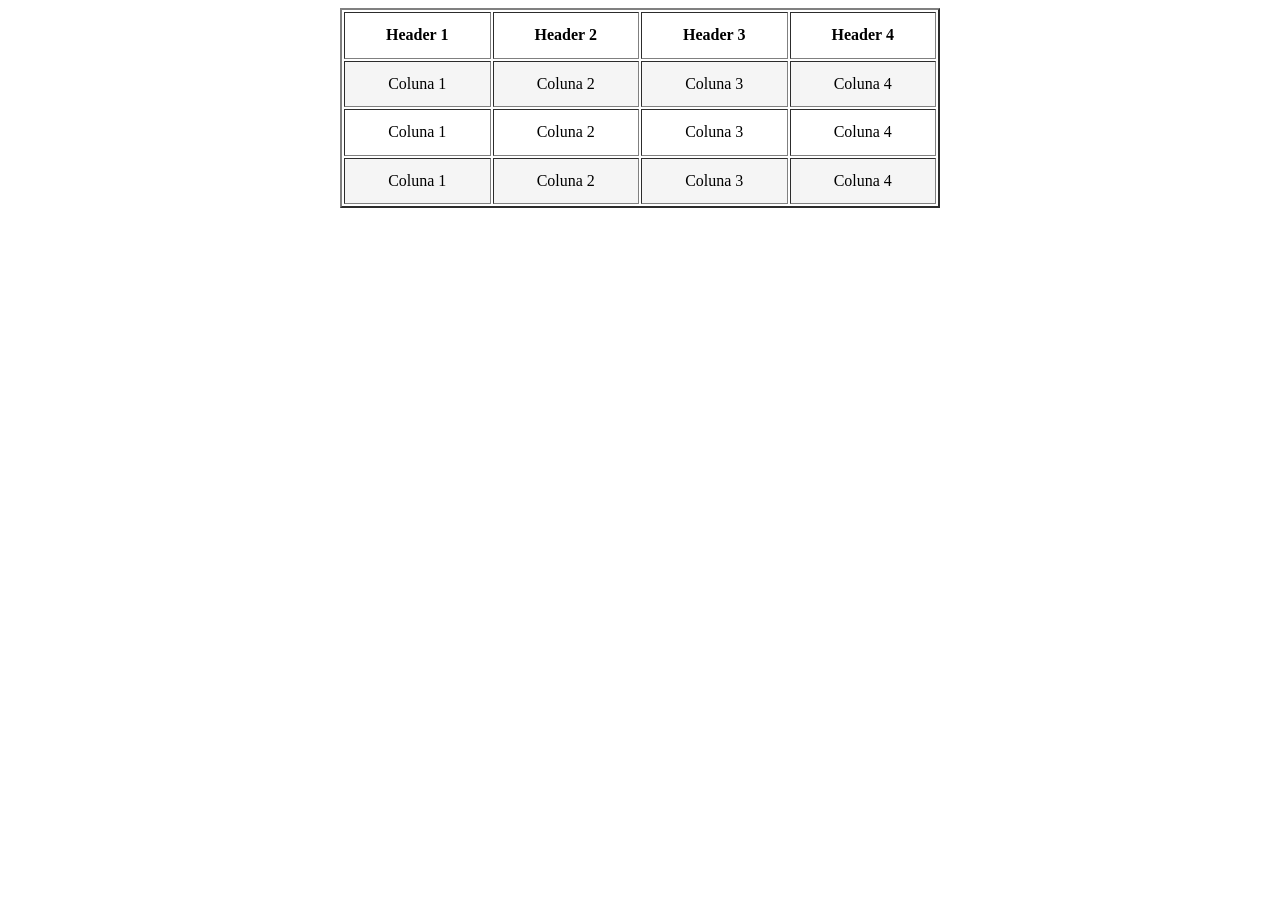
<file: exercicios/capitulo 1/ex01_tabela/index.html>
<!DOCTYPE html>
<html lang="pt">
<head>
    <meta charset="UTF-8">
    <title>Tabela</title>
</head>
<body>
    <table width="600px" height="200px" align="center" border="2px">
        <tr>
            <th>Header 1</th>
            <th>Header 2</th>
            <th>Header 3</th>
            <th>Header 4</th>
        </tr>
        <tr align="center" style="background-color: whitesmoke;">
            <td>Coluna 1</td>
            <td>Coluna 2</td>
            <td>Coluna 3</td>
            <td>Coluna 4</td>
        </tr>
        <tr align="center">
            <td>Coluna 1</td>
            <td>Coluna 2</td>
            <td>Coluna 3</td>
            <td>Coluna 4</td>
        </tr>
        <tr align="center" style="background-color: whitesmoke;">
            <td>Coluna 1</td>
            <td>Coluna 2</td>
            <td>Coluna 3</td>
            <td>Coluna 4</td>
        </tr>
    </table>
</body>
</html>
</file>
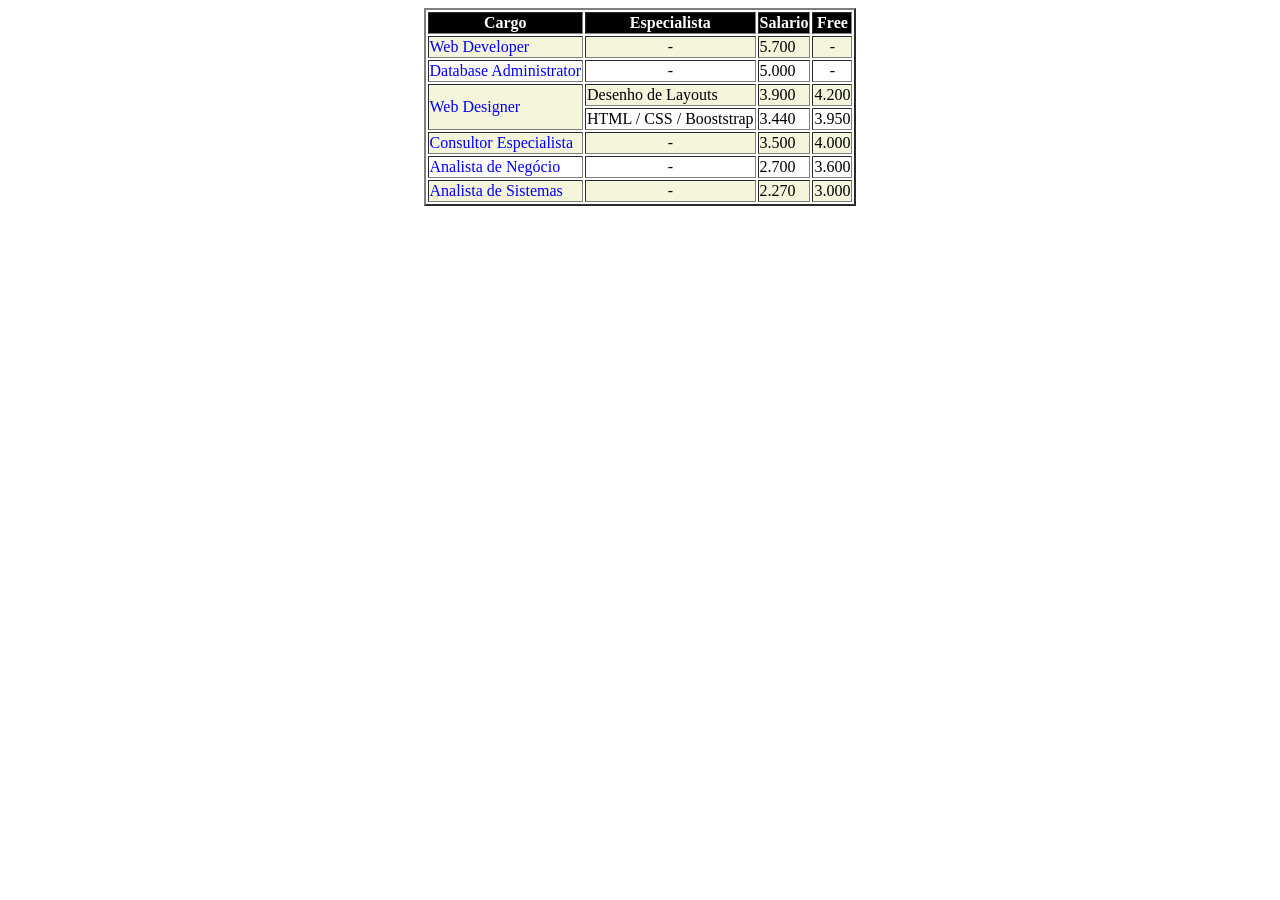
<file: exercicios/capitulo 1/ex02_tabela_cargos/index.html>
<!DOCTYPE html>
<html lang="pt">
<head>
    <meta charset="UTF-8">
    <title>Tabela de cargos</title>
</head>
<body>
    <table align="center" border="2px">
        <thead style="background-color: black; color: white;">
            <tr>
                <th>Cargo</th>
                <th>Especialista</th>
                <th>Salario</th>
                <th>Free</th>
            </tr>
        </thead>
        <tbody>
            <tr style="background-color: beige;">
                <td style="color: blue;">Web Developer</td>
                <td align="center">-</td>
                <td>5.700</td>
                <td align="center">-</td>
            </tr>
            <tr>
                <td style="color: blue;">Database Administrator</td>
                <td align="center">-</td>
                <td>5.000</td>
                <td align="center">-</td>
            </tr>
            <tr style="background-color: beige;">
                <td rowspan="2" style="color: blue;">Web Designer</td>
                <td>Desenho de Layouts</td>
                <td>3.900</td>
                <td>4.200</td>
            </tr>
            <tr>
                <td>HTML / CSS / Booststrap</td>
                <td>3.440</td>
                <td>3.950</td>
            </tr>
            <tr style="background-color: beige;">
                <td style="color: blue;">Consultor Especialista</td>
                <td align="center">-</td>
                <td>3.500</td>
                <td>4.000</td>
            </tr>
            <tr>
                <td style="color: blue;">Analista de Negócio</td>
                <td align="center">-</td>
                <td>2.700</td>
                <td>3.600</td>
            </tr>
            <tr style="background-color: beige;">
                <td style="color: blue;">Analista de Sistemas</td>
                <td align="center">-</td>
                <td>2.270</td>
                <td>3.000</td>
            </tr>
        </tbody>
    </table>
</body>
</html>
</file>
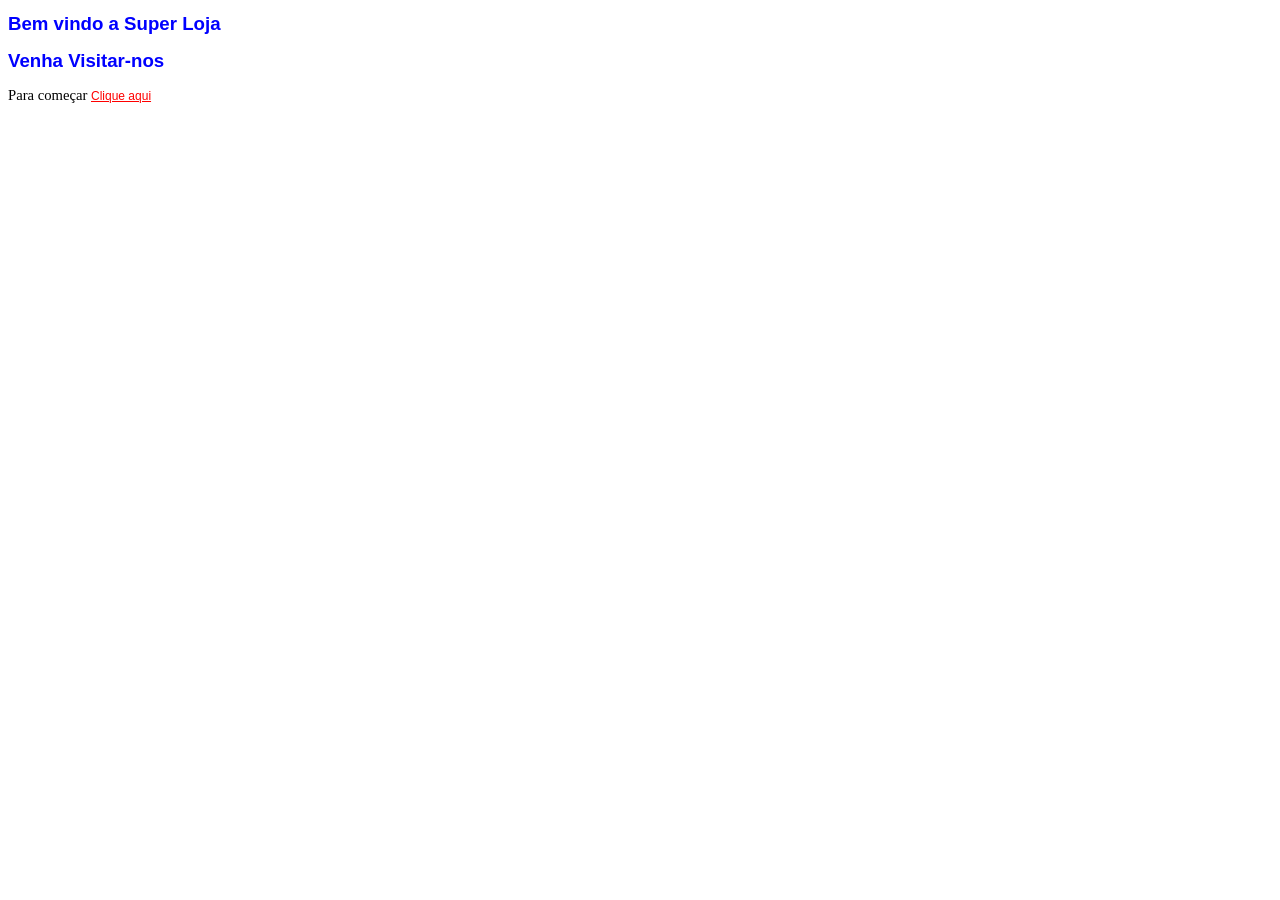
<file: exercicios/capitulo 1/ex03_external_css/index.html>
<!DOCTYPE html>
<html lang="en">
<head>
    <meta charset="UTF-8">
    <meta name="viewport" content="width=device-width, initial-scale=1.0">
    <title>External CSS</title>
    <link rel="stylesheet" type="text/css" href="content/css/styles.css">
</head>
<body>
    <h1>Bem vindo a Super Loja</h1>
    <h2>Venha Visitar-nos</h2>
    <p>Para começar <a href="">Clique aqui</a></p>
</body>
</html>
</file>
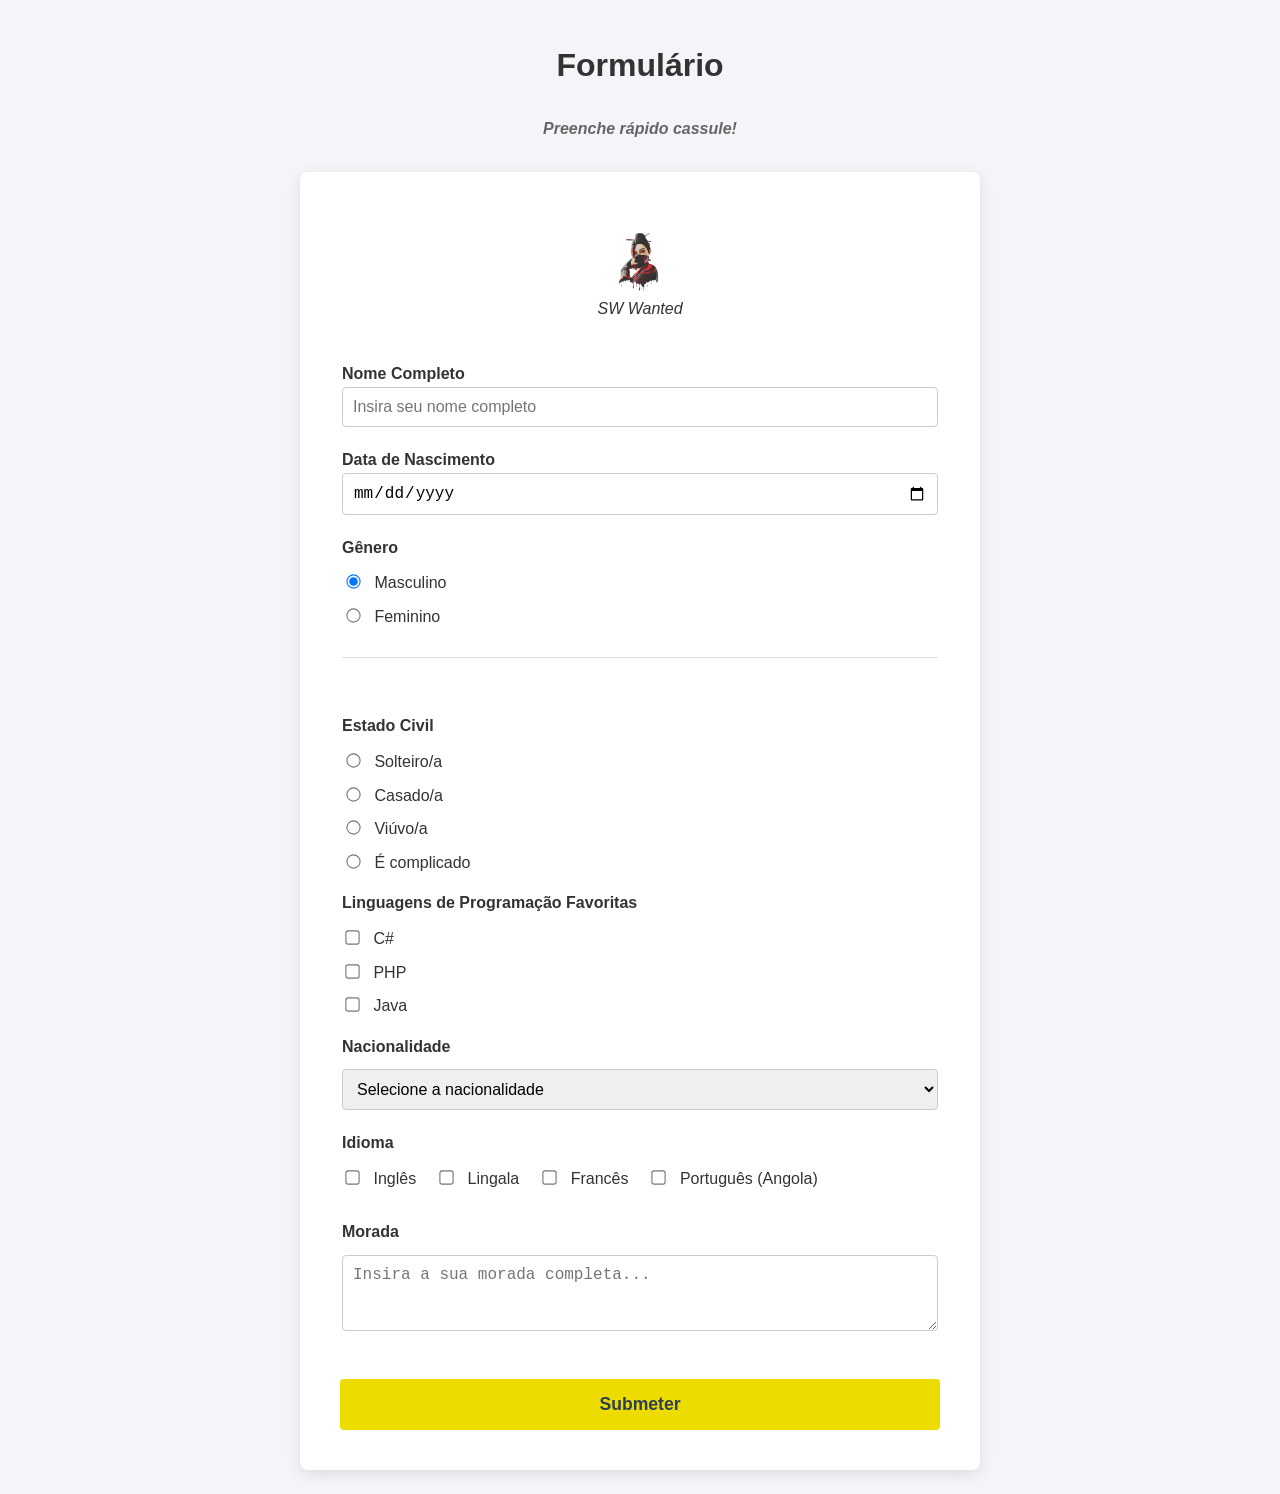
<file: exercicios/capitulo 1/ex04_formulario/index.html>
<!doctype html>
<html lang="pt">
  <head>
    <meta charset="utf-8" />
    <title>SW-Wanted</title>
    <link rel="stylesheet" href="content/css/styles.css" />
  </head>
  <body>
    <h1 id="title">Formulário</h1>
    <p id="description">Preenche rápido cassule!</p>

    <form id="sw-form" action="/" method="POST">
      <div style="text-align: center; margin: 20px 0">
        <img src="content/imgs/sw_wanted.png" alt="SW Wanted" width="64px" />
        <figcaption><em>SW Wanted</em></figcaption>
      </div>

      <fieldset>
        <div class="form-control">
          <label id="name-label" for="name">
            Nome Completo
            <input
              id="name"
              name="t_nome"
              type="text"
              placeholder="Insira seu nome completo"
              required
            />
          </label>
        </div>

        <div class="form-control">
          <label for="d_nascimento">
            Data de Nascimento
            <input type="date" name="d_nascimento" id="d_nascimento" required />
          </label>
        </div>

        <div>
          <p>Gênero</p>
          <label class="radio-label">
            <input name="rb_genero" type="radio" value="Masculino" checked />
            Masculino
          </label>
          <label class="radio-label">
            <input name="rb_genero" type="radio" value="Feminino" /> Feminino
          </label>
        </div>
      </fieldset>

      <fieldset>
        <div>
          <p>Estado Civil</p>
          <label class="radio-label">
            <input name="rbo_estado_civil" type="radio" value="Solteiro" />
            Solteiro/a
          </label>
          <label class="radio-label">
            <input name="rbo_estado_civil" type="radio" value="Casado" />
            Casado/a
          </label>
          <label class="radio-label">
            <input name="rbo_estado_civil" type="radio" value="Viuvo" /> Viúvo/a
          </label>
          <label class="radio-label">
            <input name="rbo_estado_civil" type="radio" value="complicado" /> É
            complicado
          </label>
        </div>

        <div>
          <p>Linguagens de Programação Favoritas</p>
          <label class="checkbox-label">
            <input type="checkbox" name="cbo_csharp" value="C#" /> C#
          </label>
          <label class="checkbox-label">
            <input type="checkbox" name="cbo_php" value="PHP" /> PHP
          </label>
          <label class="checkbox-label">
            <input type="checkbox" name="cbo_java" value="Java" /> Java
          </label>
        </div>

        <div class="form-control">
          <p>Nacionalidade</p>
          <select id="dropdown" name="s_nacionalidade">
            <option selected disabled value="">
              Selecione a nacionalidade
            </option>
            <option value="angola">Angolana</option>
            <option value="portugal">Português</option>
            <option value="brasil">Brasileiro</option>
            <option value="franca">Francês</option>
          </select>
        </div>

        <div class="form-control">
          <p>Idioma</p>
          <div class="row">
            <label class="checkbox-label">
              <input type="checkbox" name="cbo_idioma" value="English_US" />
              Inglês
            </label>
            <label class="checkbox-label">
              <input type="checkbox" name="cbo_idioma" value="Lingala_AO" />
              Lingala
            </label>
            <label class="checkbox-label">
              <input type="checkbox" name="cbo_idioma" value="French_FR" />
              Francês
            </label>
            <label class="checkbox-label">
              <input
                type="checkbox"
                name="cbo_idioma"
                value="Portuguese_AO"
              />
              Português (Angola)
            </label>
          </div>
        </div>

        <div>
          <p>Morada</p>
          <textarea
            id="ta_morada"
            name="ta_morada"
            rows="3"
            placeholder="Insira a sua morada completa..."
          ></textarea>
        </div>
      </fieldset>

      <input id="submit" type="submit" value="Submeter" />
    </form>
  </body>
</html>
</file>
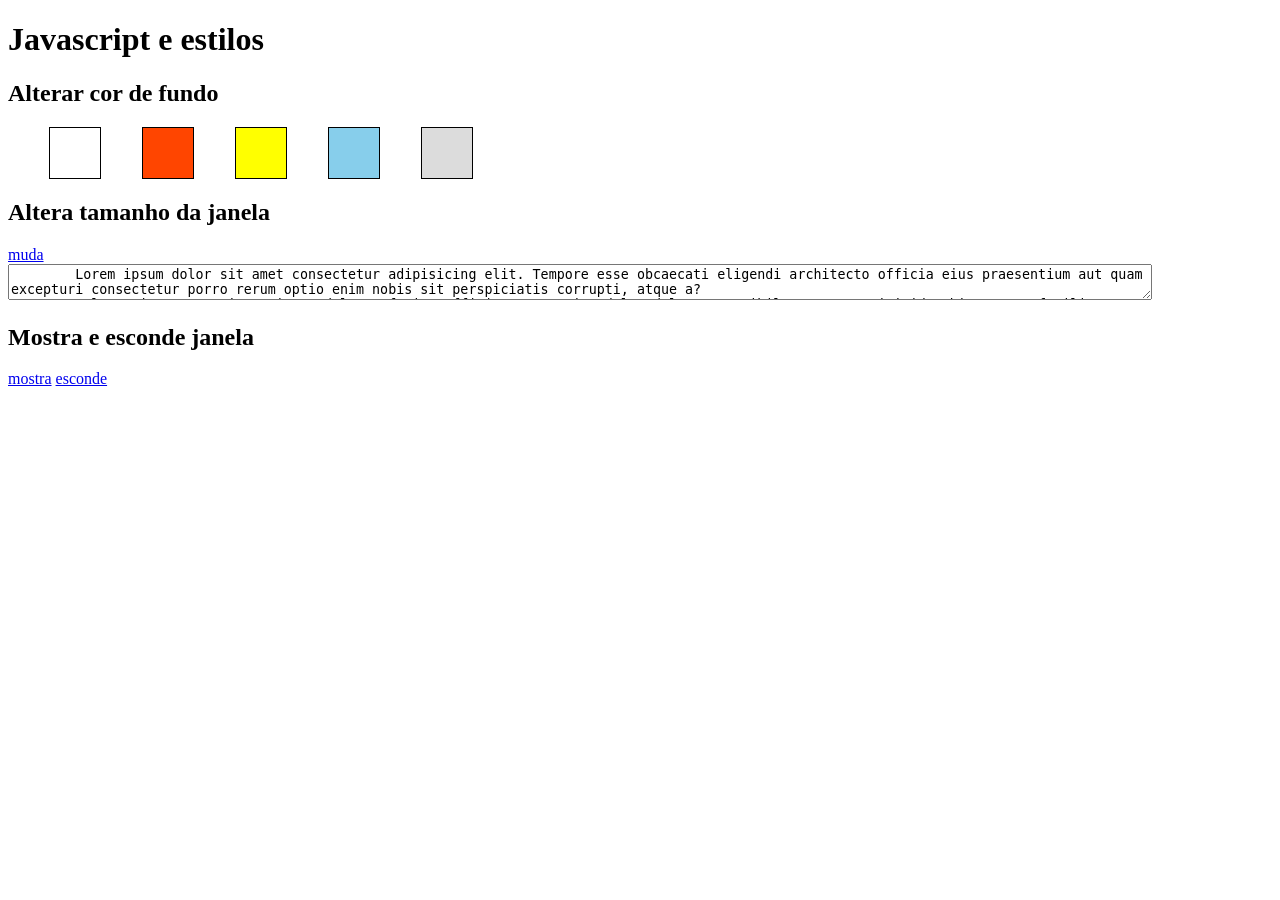
<file: exercicios/capitulo 1/ex05_javascript/index.html>
<!DOCTYPE html>
<html lang="en">

<head>
    <meta charset="UTF-8">
    <meta name="viewport" content="width=device-width, initial-scale=1.0">
    <title>Javascript e estilos</title>
    <link rel="stylesheet" href="style.css">
</head>

<body id="root">
    <h1>Javascript e estilos</h1>
    <div>
        <h2>Alterar cor de fundo</h2>
        <div class="squares">
            <div class="square white" onclick="mudarCor('white')"></div>
            <div class="square orange" onclick="mudarCor('orange')"></div>
            <div class="square yellow" onclick="mudarCor('yellow')"></div>
            <div class="square blue" onclick="mudarCor('blue')"></div>
            <div class="square gray" onclick="mudarCor('gray')"></div>
        </div>
    </div>
    <div>
        <h2>Altera tamanho da janela</h2>
        <div>
            <div>
                <a href="#" onclick="mudaTamanho()">muda</a>
            </div>
            <textarea name="" id="campo">
        Lorem ipsum dolor sit amet consectetur adipisicing elit. Tempore esse obcaecati eligendi architecto officia eius praesentium aut quam excepturi consectetur porro rerum optio enim nobis sit perspiciatis corrupti, atque a?
        Dolorem ipsa corporis pariatur dolores fugiat officia praesentium dolor doloremque nihil, tenetur animi id nobis? Harum facilis asperiores blanditiis, suscipit magni labore impedit, aliquid mollitia est provident, minima eum sequi!
        Eveniet, quisquam rerum sed culpa ab enim veritatis ducimus libero minus aliquam. Aliquam vitae corporis laboriosam magnam assumenda dolore blanditiis officia impedit, nulla quam libero consequatur? Adipisci distinctio eveniet tempore.
        Officia obcaecati dignissimos magnam dicta, similique sint rerum consequuntur veritatis quibusdam quos amet minus distinctio libero hic perspiciatis fugiat, aspernatur ullam! Illum odit soluta unde nihil nulla eligendi ratione tempore?
        Architecto ipsam assumenda, omnis temporibus soluta tempora eaque quod itaque atque possimus doloribus illum rerum fuga necessitatibus beatae minus maxime at doloremque aperiam, voluptas maiores recusandae commodi ullam? Laboriosam, iure?
    </textarea>
        </div>
    </div>
    <div>
        <h2>Mostra e esconde janela</h2>
        <div>
            <a href="#" onclick="mostrar()">mostra</a>
            <a href="#" onclick="ocultar()">esconde</a>
        </div>
    </div>

    <div id="janela" class="white hide">
        Lorem, ipsum dolor sit amet consectetur adipisicing elit. Praesentium atque veritatis qui beatae assumenda dolorem unde aut, numquam architecto cumque aperiam aliquid voluptate dolore non necessitatibus doloribus molestiae tempora iure?
        Voluptatem, quod harum natus earum inventore ea quaerat cum quos ipsum omnis, nam maxime minus numquam, libero perspiciatis obcaecati doloremque! At harum ipsum accusamus sequi aliquam recusandae fuga, earum voluptas.
        Qui incidunt, rem cumque blanditiis sit esse iste aliquid ea quod vero asperiores impedit reiciendis sint repudiandae placeat excepturi aperiam suscipit doloribus? Et laborum cumque consectetur ipsum corporis maiores dicta!
    </div>
    <script src="script.js"></script>
</body>

</html>
</file>
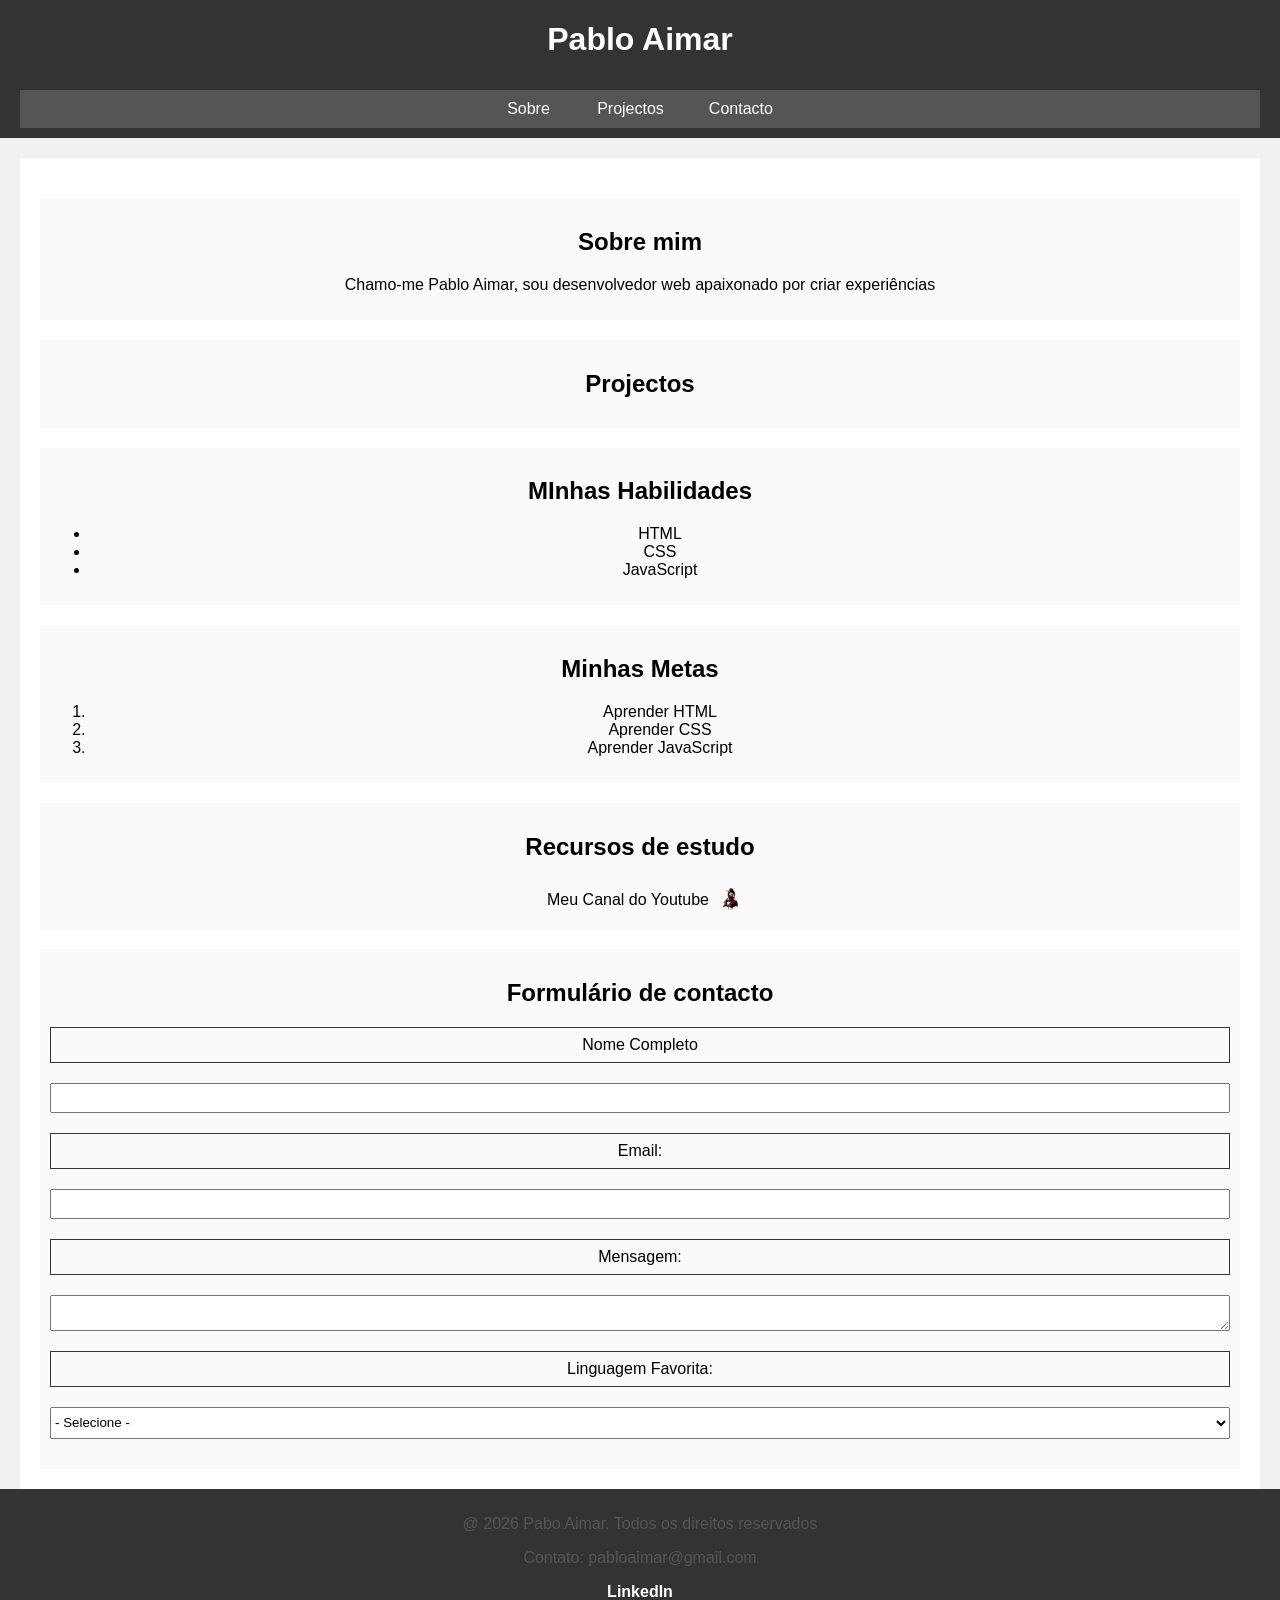
<file: exercicios/capitulo 1/ex06_portfolio/index.html>
<!DOCTYPE html>
<html lang="en">
<head>
    <meta charset="UTF-8">
    <meta name="viewport" content="width=device-width, initial-scale=1.0">
    <title>Portfolio Aimar</title>
    <link rel="stylesheet" href="styles.css">
</head>
<body>
    <header>
        <h1>Pablo Aimar</h1>
        <nav>
            <ul>
                <li><a id="nav-first" href="#">Sobre</a></li>
                <li><a href="#">Projectos</a></li>
                <li><a href="#">Contacto</a></li>
            </ul>
        </nav>
    </header>
    <main>
        <section>
            <h2>Sobre mim</h2>
            <div>
                <p>Chamo-me Pablo Aimar, sou desenvolvedor web apaixonado por criar experiências</p>
            </div>
        </section>
        <section>
            <h2>Projectos</h2>
        </section>
        <section>
            <h2>MInhas Habilidades</h2>
            <div>
                <ul>
                    <li>HTML</li>
                    <li>CSS</li>
                    <li>JavaScript</li>
                </ul>
            </div>
        </section>
        <section>
            <h2>Minhas Metas</h2>
            <div>
                <ol>
                    <li>Aprender HTML</li>
                    <li>Aprender CSS</li>
                    <li>Aprender JavaScript</li>
                </ol>
            </div>
        </section>
        <section>
            <h2>Recursos de estudo</h2>
            <div>
                <div class="control">
                    <a class="button" href="http://www.youtube.com/c/swwanted" target="_blank">Meu Canal do Youtube</a>
                    <img class="img" src="img/SW Wanted.png" alt="">
                </div>
            </div>
        </section>
        <section>
        <h2>Formulário de contacto</h2>    
        <div>
            <form action="#">
                <div class="form-control">
                    <label for="name">Nome Completo</label>
                    <input name="name" type="text">
                </div>
                <div class="form-control">
                    <label for="email">Email:</label>
                    <input name="email" type="email">
                </div>
                <div class="form-control">
                    <label for="mensagem">Mensagem:</label>
                    <textarea name="mensagem" id="mensagem" placeholder="Digite sua mensagem...">
                    </textarea>
                </div>
                <div class="form-control">
                    <label for="linguagem_favorita">Linguagem Favorita:</label>
                    <select name="linguagem_favorita" id="linguagem_favorita">
                        <option value="0">- Selecione -</option>
                        <option value="csharp">C#</option>
                        <option value="javascript">JavaScript</option>
                        <option value="java">Java</option>
                        <option value="c">C</option>
                    </select>
                </div>
            </form>
        </div>
        </section>
    </main>
    <footer>
        <div>
            <p>@ 2026 Pabo Aimar. Todos os direitos reservados</p>
            <p>Contato: pabloaimar@gmail.com</p>
            <a href="http://www.linkedin.com/emanueldossantos">LinkedIn</a>
        </div>
    </footer>
</body>
</html>
</file>
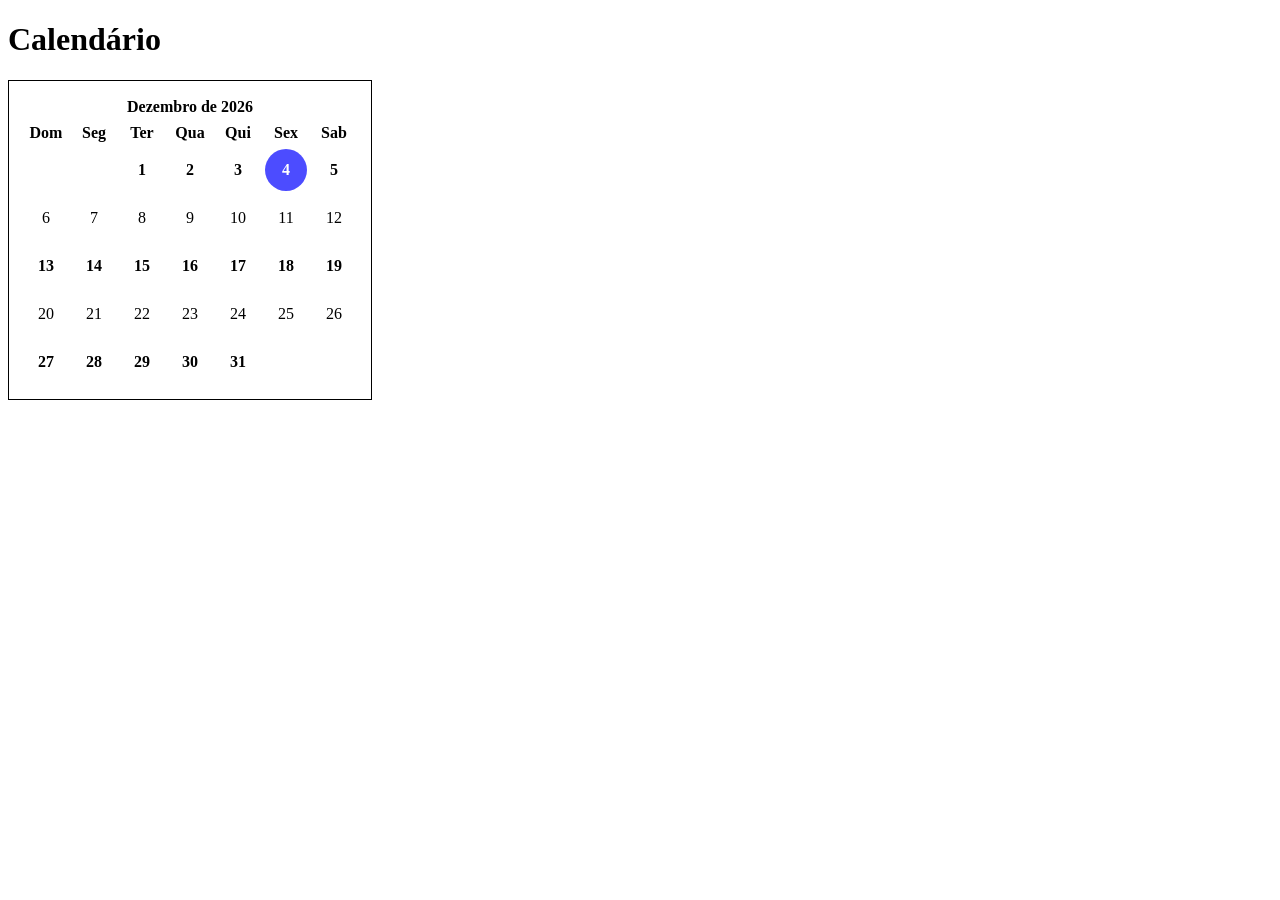
<file: exercicios/capitulo 1/ex07_calendario/index.html>
<!DOCTYPE html>
<html lang="en">
<head>
    <meta charset="UTF-8">
    <meta name="viewport" content="width=device-width, initial-scale=1.0">
    <title>Document</title>
    <link rel="stylesheet" href="styles.css">
</head>
<body>
    <h1 id="title">Calendário</h1>
    <table>
        <thead>
            <tr>
                <th id="dateMonth" colspan="7"></th>
            </tr>
            <tr>
                <th>Dom</th>
                <th>Seg</th>
                <th>Ter</th>
                <th>Qua</th>
                <th>Qui</th>
                <th>Sex</th>
                <th>Sab</th>
            </tr>
        </thead>
        <tbody id="month">
            <!-- 
                <tr class="week">
                    <td class="day"></td>
                    <td class="day today"></td>
                    <td class="day"></td>
                </tr>
            -->
        </tbody>
    </table>
    <script src="script.js"></script>
</body>
</html>
</file>
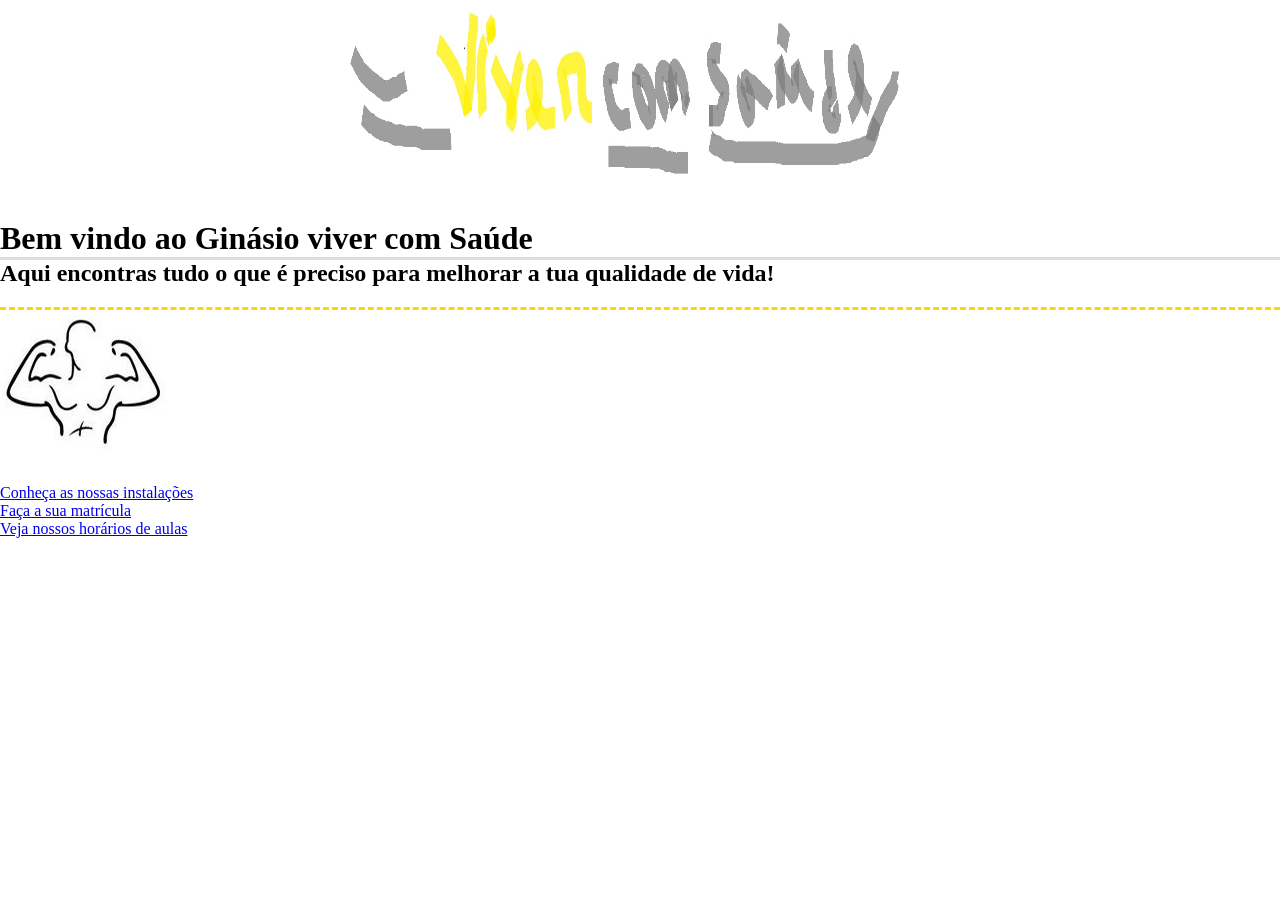
<file: provas/M3/1PP_Emanuel_Santos/html/Index.html>
<!DOCTYPE html>
<html lang="en">
<head>
    <meta charset="UTF-8">
    <meta name="viewport" content="width=device-width, initial-scale=1.0">
    <link rel="shortcut icon" href="../content/images/barbell.png" type="image/x-icon">
    <link rel="stylesheet" href="../content/css/index.css">
    <title>Home</title>
</head>
<body>
    <header>
        <img id="banner-id" class="banner img-small center" src="../content/images/banner.jpg" alt="Banner">
    </header>
    <main>
        <h1>Bem vindo ao Ginásio viver com Saúde</h1>
        <h2>Aqui encontras tudo o que é preciso para melhorar a tua qualidade de vida!</h2>
        <div>
            <img src="../content/images/strong.jpg" alt="Homem fazendo pose muscular">
        </div>
        <div>
            <ul>
                <li><a href="instalacoes.html">Conheça as nossas instalações</a></li>
                <li><a href="matricula.html">Faça a sua matrícula</a></li>
                <li><a href="aulas.html">Veja nossos horários de aulas</a></li>
            </ul>
        </div>
    </main>
</body>
</html>
</file>
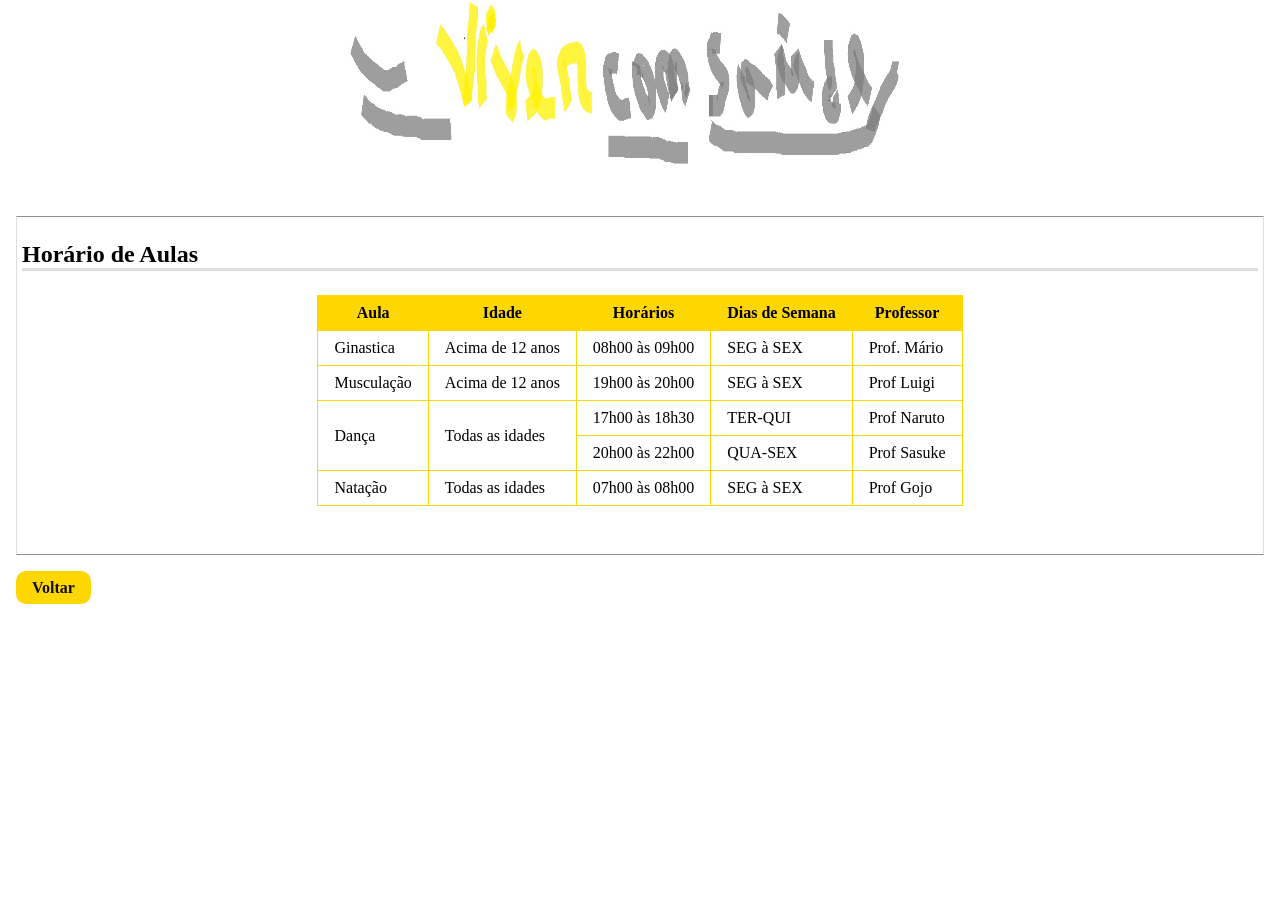
<file: provas/M3/1PP_Emanuel_Santos/html/aulas.html>
<!DOCTYPE html>
<html lang="en">

<head>
    <meta charset="UTF-8">
    <meta name="viewport" content="width=device-width, initial-scale=1.0">
    <link rel="shortcut icon" href="../content/images/barbell.png" type="image/x-icon">
    <link rel="stylesheet" href="../content/css/index.css">
    <title>Home</title>
</head>

<body>
    <header class="center">
        <img class="banner img-small center" src="../content/images/banner.jpg" alt="Banner">
    </header>
    <main>
        <section>
            <header>
                <h1>Horário de Aulas</h1>
            </header>
            <table>
                <thead>
                    <tr>
                        <th>Aula</th>
                        <th>Idade</th>
                        <th>Horários</th>
                        <th>Dias de Semana</th>
                        <th>Professor</th>
                    </tr>
                </thead>
                <tbody>
                    <tr>
                        <td>Ginastica</td>
                        <td>Acima de 12 anos</td>
                        <td>08h00 às 09h00</td>
                        <td>SEG à SEX</td>
                        <td>Prof. Mário</td>
                    </tr>
                    <tr>
                        <td>Musculação</td>
                        <td>Acima de 12 anos</td>
                        <td>19h00 às 20h00</td>
                        <td>SEG à SEX</td>
                        <td>Prof Luigi</td>
                    </tr>
                    <tr>
                        <td rowspan="2">Dança</td>
                        <td rowspan="2">Todas as idades</td>
                        <td>17h00 às 18h30</td>
                        <td>TER-QUI</td>
                        <td>Prof Naruto</td>
                    </tr>
                    <tr>
                        <td>20h00 às 22h00</td>
                        <td>QUA-SEX</td>
                        <td>Prof Sasuke</td>
                    </tr>
                    <tr>
                        <td>Natação</td>
                        <td>Todas as idades</td>
                        <td>07h00 às 08h00</td>
                        <td>SEG à SEX</td>
                        <td>Prof Gojo</td>
                    </tr>
                </tbody>
            </table>
        </section>
        <div class="action">
            <a class="btn" href="Index.html">Voltar</a>
        </div>
    </main>
</body>

</html>
</file>
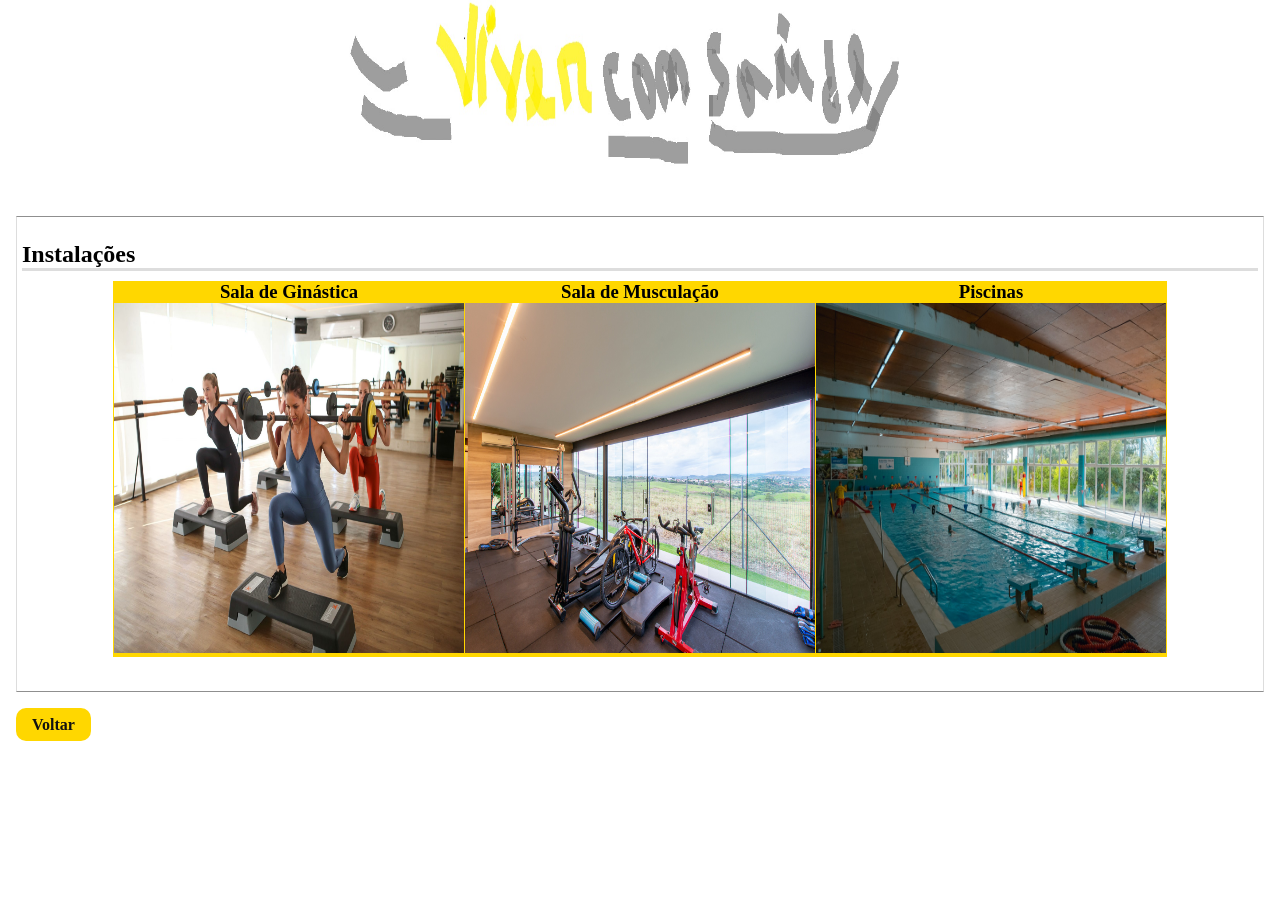
<file: provas/M3/1PP_Emanuel_Santos/html/instalacoes.html>
<!DOCTYPE html>
<html lang="en">

<head>
    <meta charset="UTF-8">
    <meta name="viewport" content="width=device-width, initial-scale=1.0">
    <link rel="shortcut icon" href="../content/images/barbell.png" type="image/x-icon">
    <link rel="stylesheet" href="../content/css/index.css">
    <title>Home</title>
</head>

<body>
    <header class="center">
        <img class="banner img-small center" src="../content/images/banner.jpg" alt="Banner">
    </header>
    <main>
        <section>
            <header>
                <h1>Instalações</h1>
            </header>
            <div class="cards">
                <article>
                    <div>
                        <h3>Sala de Ginástica</h3>
                    </div>
                    <div>
                        <img class="img-size" src="../content/images/ginastica.jpg" alt="Sala de Ginastica">
                    </div>
                </article>
                <article>
                    <div>
                        <h3>Sala de Musculação</h3>
                    </div>
                    <div>
                        <img class="img-size" src="../content/images/musculacao.jpeg" alt="Sala de Musculacao">
                    </div>
                </article>
                <article>
                    <div>
                        <h3>Piscinas</h3>
                    </div>
                    <div>
                        <img class="img-size" src="../content/images/piscina.jpg" alt="Piscinas">
                    </div>
                </article>
        </section>
        <div class="action">
            <a class="btn" href="Index.html">Voltar</a>
        </div>
    </main>
</body>

</html>
</file>
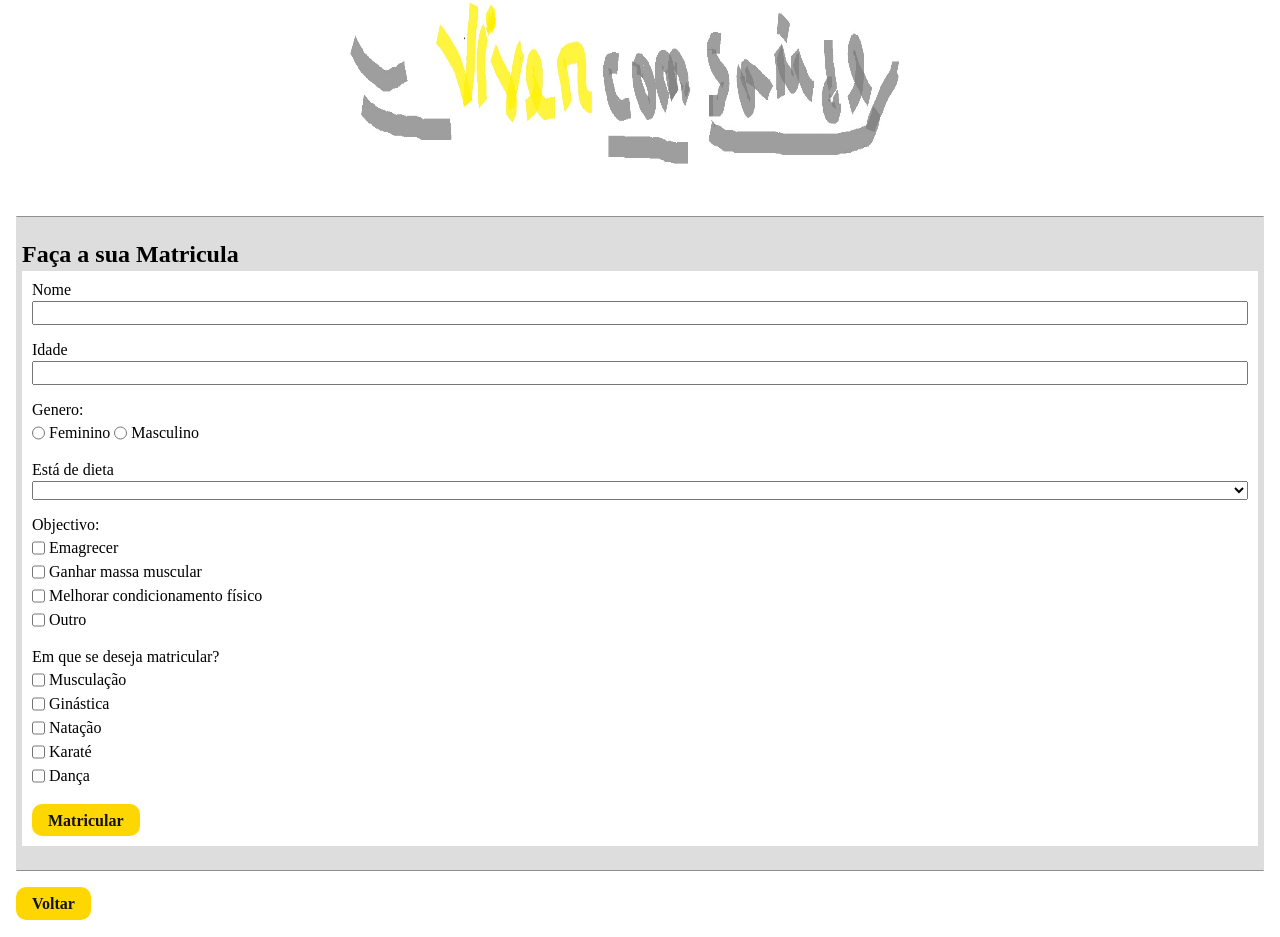
<file: provas/M3/1PP_Emanuel_Santos/html/matricula.html>
<!DOCTYPE html>
<html lang="en">

<head>
    <meta charset="UTF-8">
    <meta name="viewport" content="width=device-width, initial-scale=1.0">
    <link rel="shortcut icon" href="../content/images/barbell.png" type="image/x-icon">
    <link rel="stylesheet" href="../content/css/index.css">
    <title>Home</title>
</head>

<body>
    <header class="center">
        <img class="banner img-small center" src="../content/images/banner.jpg" alt="Banner">
    </header>
    <main>
        <section class="bg-gray">
            <header>
                <h1>Faça a sua Matricula</h1>
            </header>
            <form action="sucesso.html" method="get">
                <div class="form-control">
                    <label for="nome">Nome</label>
                    <input name="nome" type="text">
                </div>
                <div class="form-control">
                    <label for="idade">Idade</label>
                    <input name="idade" type="text">
                </div>
                <div class="form-control">
                    <label>Genero:</label>
                    <div class="row">
                        <div class="form-control-item">
                            <input type="radio" name="genero" id="feminino">
                            <label for="genero">Feminino</label>
                        </div>
                        <div class="form-control-item">
                            <input type="radio" name="genero" id="masculino">
                            <label for="genero">Masculino</label>
                        </div>
                    </div>
                </div>
                <div class="form-control">
                    <label for="dieta">Está de dieta</label>
                    <select name="dieta" id="dieta">
                        <option value=""></option>
                        <option value="sim">Sim</option>
                        <option value="nao">Não</option>
                    </select>
                </div>
                <div class="form-control">
                    <label>Objectivo:</label>
                    <div class="vertical">
                        <div class="row">
                            <div class="form-control-item">
                                <input type="checkbox" name="objectivo">
                                <label for="objetivo">Emagrecer</label>
                            </div>
                        </div>
                        <div class="row">
                            <div class="form-control-item">
                                <input type="checkbox" name="objectivo">
                                <label for="objetivo">Ganhar massa muscular</label>
                            </div>
                        </div>
                        <div class="row">
                            <div class="form-control-item">
                                <input type="checkbox" name="objectivo">
                                <label for="objetivo">Melhorar condicionamento físico</label>
                            </div>
                        </div>
                        <div class="row">
                            <div class="form-control-item">
                                <input type="checkbox" name="objectivo">
                                <label for="objetivo">Outro</label>
                            </div>
                        </div>
                    </div>
                </div>
                <div class="form-control">
                    <label>Em que se deseja matricular?</label>
                    <div class="vertical">
                        <div class="row">
                            <div class="form-control-item">
                                <input type="checkbox" name="matricular-onde">
                                <label for="matricular-onde">Musculação</label>
                            </div>
                        </div>
                        <div class="row">
                            <div class="form-control-item">
                                <input type="checkbox" name="matricular-onde">
                                <label for="matricular-onde">Ginástica</label>
                            </div>
                        </div>
                        <div class="row">
                            <div class="form-control-item">
                                <input type="checkbox" name="matricular-onde">
                                <label for="matricular-onde">Natação</label>
                            </div>
                        </div>
                        <div class="row">
                            <div class="form-control-item">
                                <input type="checkbox" name="matricular-onde">
                                <label for="matricular-onde">Karaté</label>
                            </div>
                        </div>
                        <div class="row">
                            <div class="form-control-item">
                                <input type="checkbox" name="matricular-onde">
                                <label for="matricular-onde">Dança</label>
                            </div>
                        </div>
                    </div>
                </div>
                <div>
                    <input class="btn input" type="submit" value="Matricular">
                </div>
            </form>
        </section>
        <div class="action">
            <a class="btn" href="Index.html">Voltar</a>
        </div>
    </main>
</body>

</html>
</file>
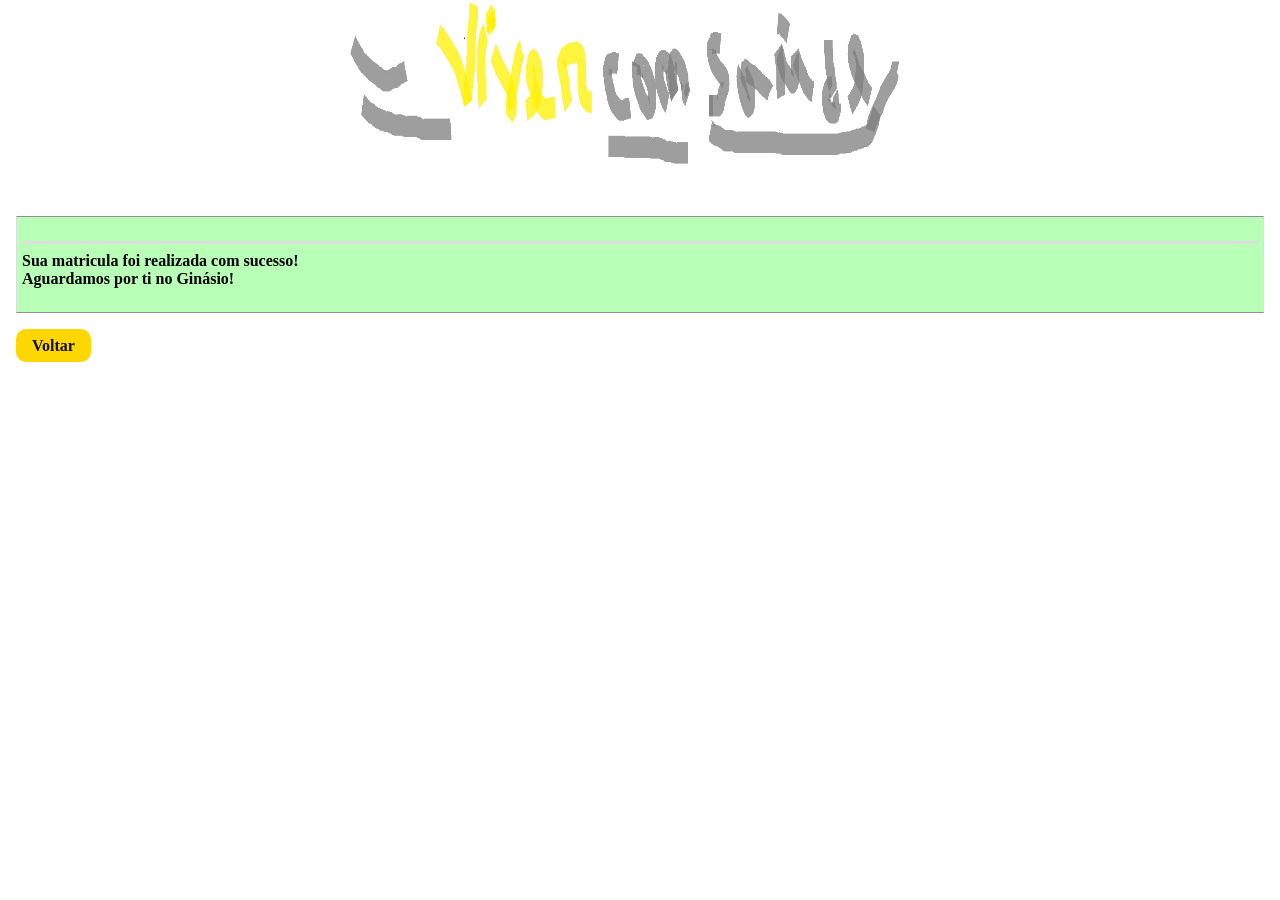
<file: provas/M3/1PP_Emanuel_Santos/html/sucesso.html>
<!DOCTYPE html>
<html lang="en">

<head>
    <meta charset="UTF-8">
    <meta name="viewport" content="width=device-width, initial-scale=1.0">
    <link rel="shortcut icon" href="../content/images/barbell.png" type="image/x-icon">
    <link rel="stylesheet" href="../content/css/index.css">
    <title>Home</title>
</head>

<body>
    <header class="center">
        <img class="banner img-small center" src="../content/images/banner.jpg" alt="Banner">
    </header>
    <main>
        <section class="section-sucesso">
            <header>
                <h1></h1>
            </header>
            <div class="section-sucesso-text">
                <p>Sua matricula foi realizada com sucesso!</p>
                <p>Aguardamos por ti no Ginásio!</p>
            </div>
        </section>
        <div class="action">
            <a class="btn" href="Index.html">Voltar</a>
        </div>
    </main>
</body>

</html>
</file>
<file: exercicios/capitulo 1/ex03_external_css/content/css/styles.css>
body {
    font-family: 'Times New Roman', Times, serif;
    font-size: 11pt;
}

h1, h2 {
    font-family: Arial, Helvetica, sans-serif;
    font-size: 14pt;
    color: blue;
}

a {
    font-family: Arial, Helvetica, sans-serif;
    font-size: 9pt;
    color: red;
}

a:hover {
    font-weight: bold;
}

a:link {
    text-decoration: underline;
}
</file>
<file: exercicios/capitulo 1/ex04_formulario/content/css/styles.css>
:root {
  --primary-color: #3b5998;
  --secondary-color: #f4f4f9;
  --text-color: #333;
  --accent-color: #2c3e50;
  --submit-color: #eddc00;
}

body {
  font-family: 'Segoe UI', Tahoma, Geneva, Verdana, sans-serif;
  background-color: var(--secondary-color);
  color: var(--text-color);
  line-height: 1.6;
  margin: 0;
  padding: 20px;
  display: flex;
  flex-direction: column;
  align-items: center;
}

#title {
  margin-top: 20px;
  margin-bottom: 10px;
  text-align: center;
}

#description {
  font-style: italic;
  margin-bottom: 30px;
  text-align: center;
  color: #666;
}

#sw-form {
  background: #fff;
  padding: 40px;
  border-radius: 8px;
  box-shadow: 0 4px 15px rgba(0, 0, 0, 0.1);
  width: 100%;
  max-width: 600px;
}

fieldset {
  border: none;
  border-bottom: 1px solid #ddd;
  padding: 20px 0;
  margin-bottom: 20px;
}

fieldset:last-of-type {
  border-bottom: none;
}

.form-control {
  margin-bottom: 20px;
}

label {
  display: block;
  font-weight: bold;
  margin-bottom: 8px;
}

input[type="text"],
input[type="date"],
select,
textarea {
  width: 100%;
  padding: 10px;
  border: 1px solid #ccc;
  border-radius: 4px;
  box-sizing: border-box;
  font-size: 1rem;
}

textarea {
  resize: vertical;
}

p {
  font-weight: bold;
  margin-bottom: 10px;
  margin-top: 15px;
}

.radio-label, 
.checkbox-label {
  display: block;
  font-weight: normal;
  margin-bottom: 8px;
  cursor: pointer;
}

input[type="radio"],
input[type="checkbox"] {
  margin-right: 10px;
  transform: scale(1.1);
}

#submit {
  display: block;
  width: 100%;
  padding: 15px;
  background-color: var(--submit-color);
  color: var(--accent-color);
  border: none;
  border-radius: 4px;
  font-size: 1.1rem;
  font-weight: bold;
  cursor: pointer;
  transition: background 0.3s ease;
}

#submit:hover {
  background-color: #fd8802;
}

form img {
  display: block;
  margin: 0 auto;
  opacity: 0.8;
}

.row {
  display: flex;
  gap: 20px;
}

@media (max-width: 480px) {
  #sw-form {
    padding: 20px;
  }
}
</file>
<file: exercicios/capitulo 1/ex05_javascript/style.css>
.squares {
    display: flex;
    flex-direction: row;
    justify-content: space-evenly;
    width: 40%;
}

.square {
    width: 50px;
    height: 50px;
    border: 1px solid black;
}

.white {
    background-color: white;
}

.yellow {
    background-color: yellow;
}

.orange {
    background-color: orangered;
}

.blue {
    background-color: skyblue;
}

.gray {
    background-color: gainsboro;
}

#campo {
    width: 90%;
}

.small {
    width: 50%;
}

#janela {
    position: absolute;
    top: 50%;
    left: 50%;
    width: 200px;
    height: 200px;
    overflow-y: scroll;
    overflow-x: hidden;
    border: 1px solid black;
    padding: 10px;
    box-shadow: 0px 0px 0px 1px;
}

.show {
    visibility: visible;
}

.hide {
    visibility: hidden;
}
</file>
<file: exercicios/capitulo 1/ex06_portfolio/styles.css>
:root {
    --background-color: #f1f1f1;
    --section-color: #fafafa;
    --header-text-color: #fff;
    --text-color: black;
    --header-color: #333;
    --footer-color: #555;
}

body {
    font-family: 'Lucida Sans', 'Lucida Sans Regular', 'Lucida Grande', 'Lucida Sans Unicode', Geneva, Verdana, sans-serif;
    color: var(--header-text-color);
    box-sizing: border-box;
    margin: 0;
    padding: 0;
    background-color: var(--background-color);
}

header {
    background-color: #333;
    display: flex;
    flex-direction: column;
    align-items: center;
    width: 100%;
}

header nav {
    width: 100%;
}

header nav ul {
    background-color: var(--footer-color);
    list-style-type: none;
    display: flex;
    justify-content: center;
    margin: 10px 20px;
    padding: 10px;
}

header nav ul li {
    margin-left: 45px;
}

#nav-first {
    margin-left: -45px ; 
}

main {
    background-color: var(--header-text-color);
    color: var(--text-color);
    margin: 20px 20px 0 20px;
    padding: 20px;
    text-align: center;
}

main section {
    background-color: var(--section-color);
    padding: 10px;
    margin-top: 20px;
    overflow: hidden;
}

a {
    text-decoration: none;
    cursor: pointer;
    color: var(--header-text-color);
}

.button {
    color: var(--text-color);
    padding: 10px;
    border-radius: 10px;
}

.control {
    display: flex;
    align-items: center;
    justify-content: center;
}

.button:hover {
    background-color: var(--footer-color);
}

.img {
    width: 24px;
}

.form-control {
    display: flex;
    flex-direction: column;
    margin-bottom: 20px;
}

.form-control label {
    border: 1px solid var(--header-color);
    padding: 8px;
    margin-bottom: 20px;
}

.form-control input{
    height: 24px;
}

.form-control select{
    height: 32px;
}

footer {
    text-align: center;
    background-color: var(--header-color);
    color: var(--footer-color);
    padding: 10px;
}

footer a {
    font-weight: bold;
}
</file>
<file: exercicios/capitulo 1/ex07_calendario/styles.css>
table {
    border: 1px solid black;
    padding: 10px;
    border-collapse: separate;
    border-spacing: 6px;
}

.day:hover {
    cursor: pointer;
}

.day {
    width: 40px;
    height: 40px;
    text-align: center;
}

.today {
    background-color: rgba(0, 0, 255, 0.7);
    border-radius: 50%;
    color: white;
    font-weight: bold;
}

.week:nth-of-type(odd) {
    font-weight: bold;
}

.selected {
    border-radius: 50%;
    outline: 2px solid rgba(0, 0, 255, 0.7);
    font-weight: bold;
}
</file>
<file: provas/M3/1PP_Emanuel_Santos/content/css/index.css>
:root {
    --yellow: #FFD700;
    --gray: #ddd;
    --green: #B8FFB8;
    --mouse-hover: #F5F5F5;
    --black: #111;
}

* {
    margin: 0;
    padding: 0;
    box-sizing: border-box;
    font-family: 'Times New Roman', Times, serif;
}

.banner {
    width: 100%;
    height: 200px;
}

#banner-id {
    margin: 10px auto;
}

.img-size {
    width: 350px;
    height: 350px;
}



.center {
    display: flex;
    align-items: center;
    justify-content: center;
}

.img-small {
    max-width: 600px;
}

h1 {
    border-bottom: 3px solid var(--gray);
}

h2 {
    border-bottom: 3px dashed var(--yellow);
    padding-bottom: 20px;
}

section {
    border: 1px solid var(--gray);
    border-top: 1px solid #8f8f8f;
    border-bottom: 1px solid #8f8f8f;
    padding: 24px 5px;
    margin: 16px;
}

.cards {
    display: flex;
    flex-wrap: wrap;
    text-align: center;
    background-color: var(--yellow);
    padding: 0 1px 0 1px;
    margin: 10px auto;
    gap: 1px;
    width: fit-content;
    height: fit-content;
}

.btn {
    padding: 8px 16px;
    background-color: var(--yellow);
    color: var(--black);
    border: 0;
    border-radius: 10px;
    font-weight: bold;
    font-size: 16px;
    height: 32px;
    cursor: pointer;
    text-decoration: none;
}

.btn:hover {
    background-color: var(--mouse-hover);
}

.action {
    margin: 24px 16px;
}

form {
    display: flex;
    flex-direction: column;
    gap: 16px;
    background-color: white;
    padding: 10px;
}

.row {
    display: flex;
    flex-direction: row;
    gap: 4px;
}

.vertical {
    display: flex;
    flex-direction: column;
}

input {
    height: 24px;
}

.bg-gray {
    background-color: var(--gray);
}

.form-control {
    display: flex;
    flex-direction: column;
    gap: 2px;
}

.form-control-item {
    display: flex;
    align-items: center;
    gap: 4px;
}

.section-sucesso {
    background-color: var(--green);
    font-weight: bold;
}

.section-sucesso-text {
    margin-top: 8px;
}

table {
    border-collapse: collapse;
    border: 1px solid var(--yellow);
    margin: 24px auto;
}
thead {
    background-color: var(--yellow);

}
td, th {
    border: 1px solid var(--yellow);
    padding: 8px 16px;
}
</file>
